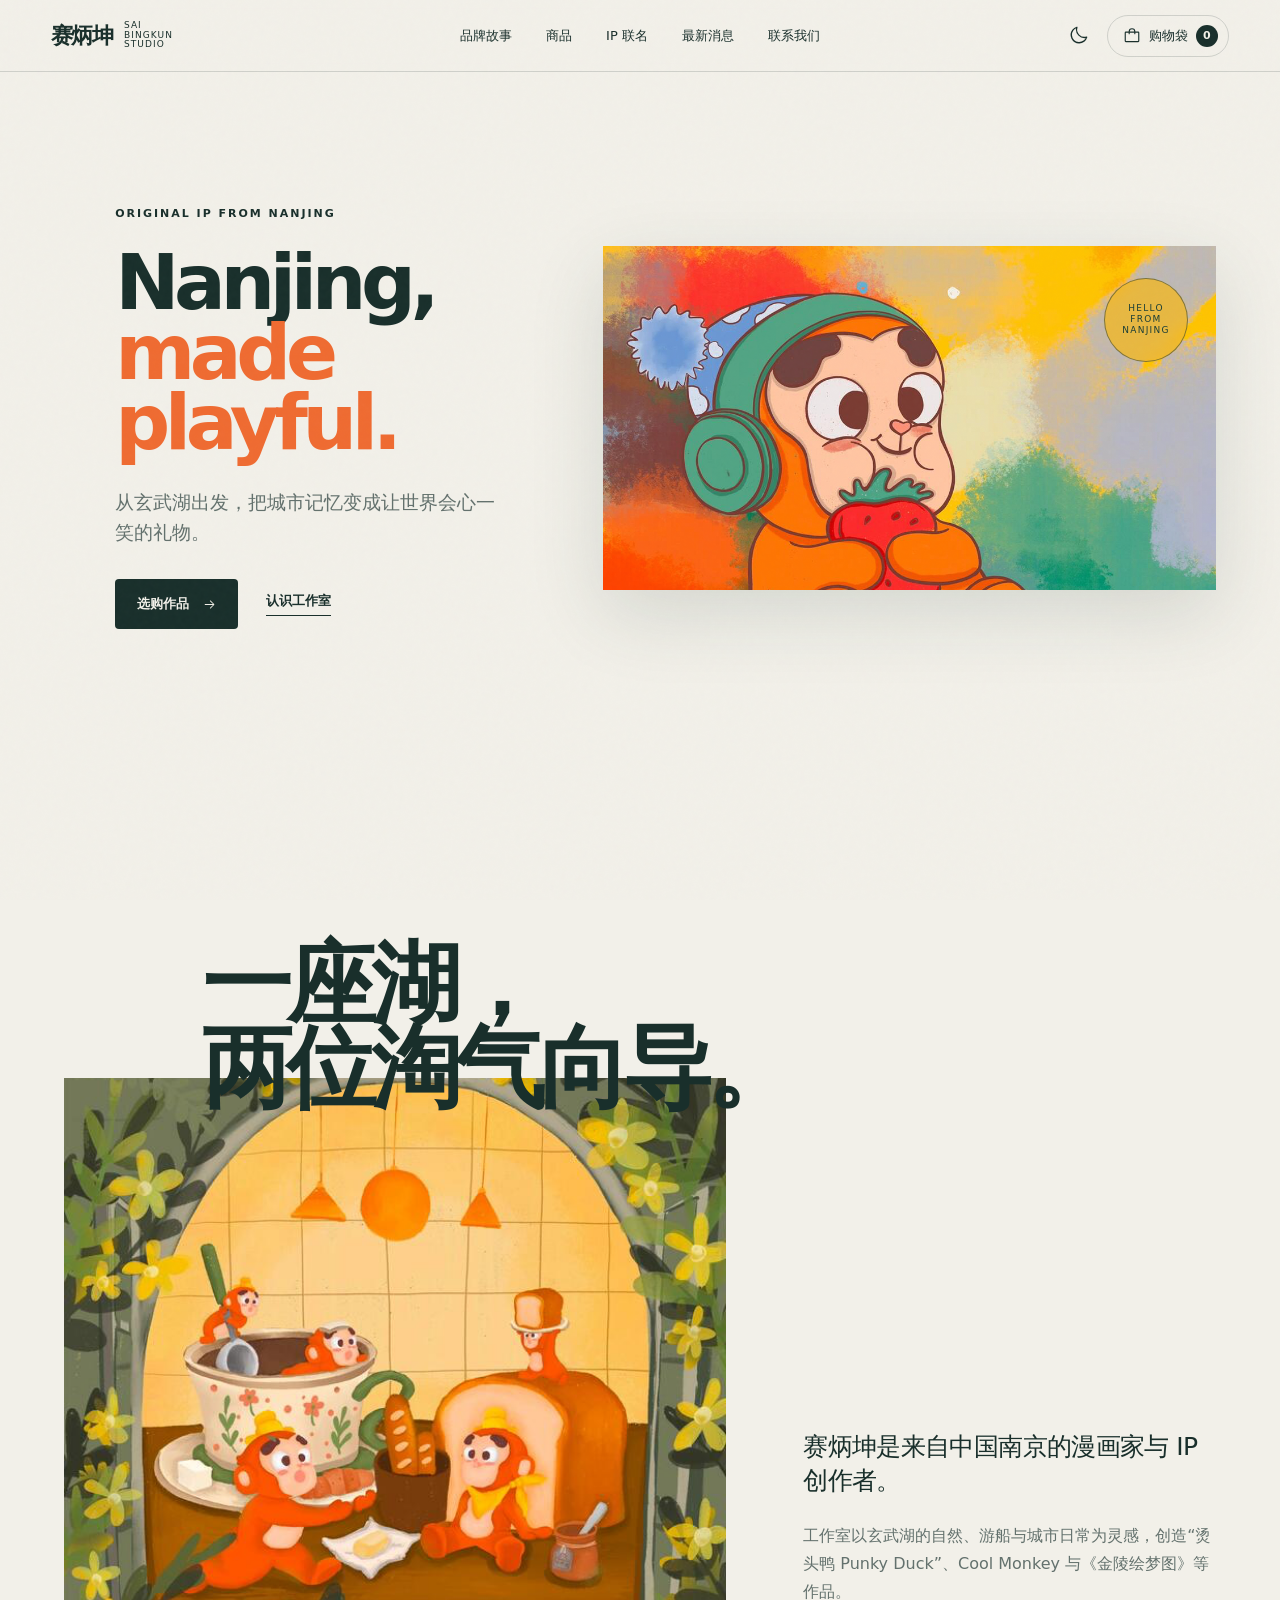
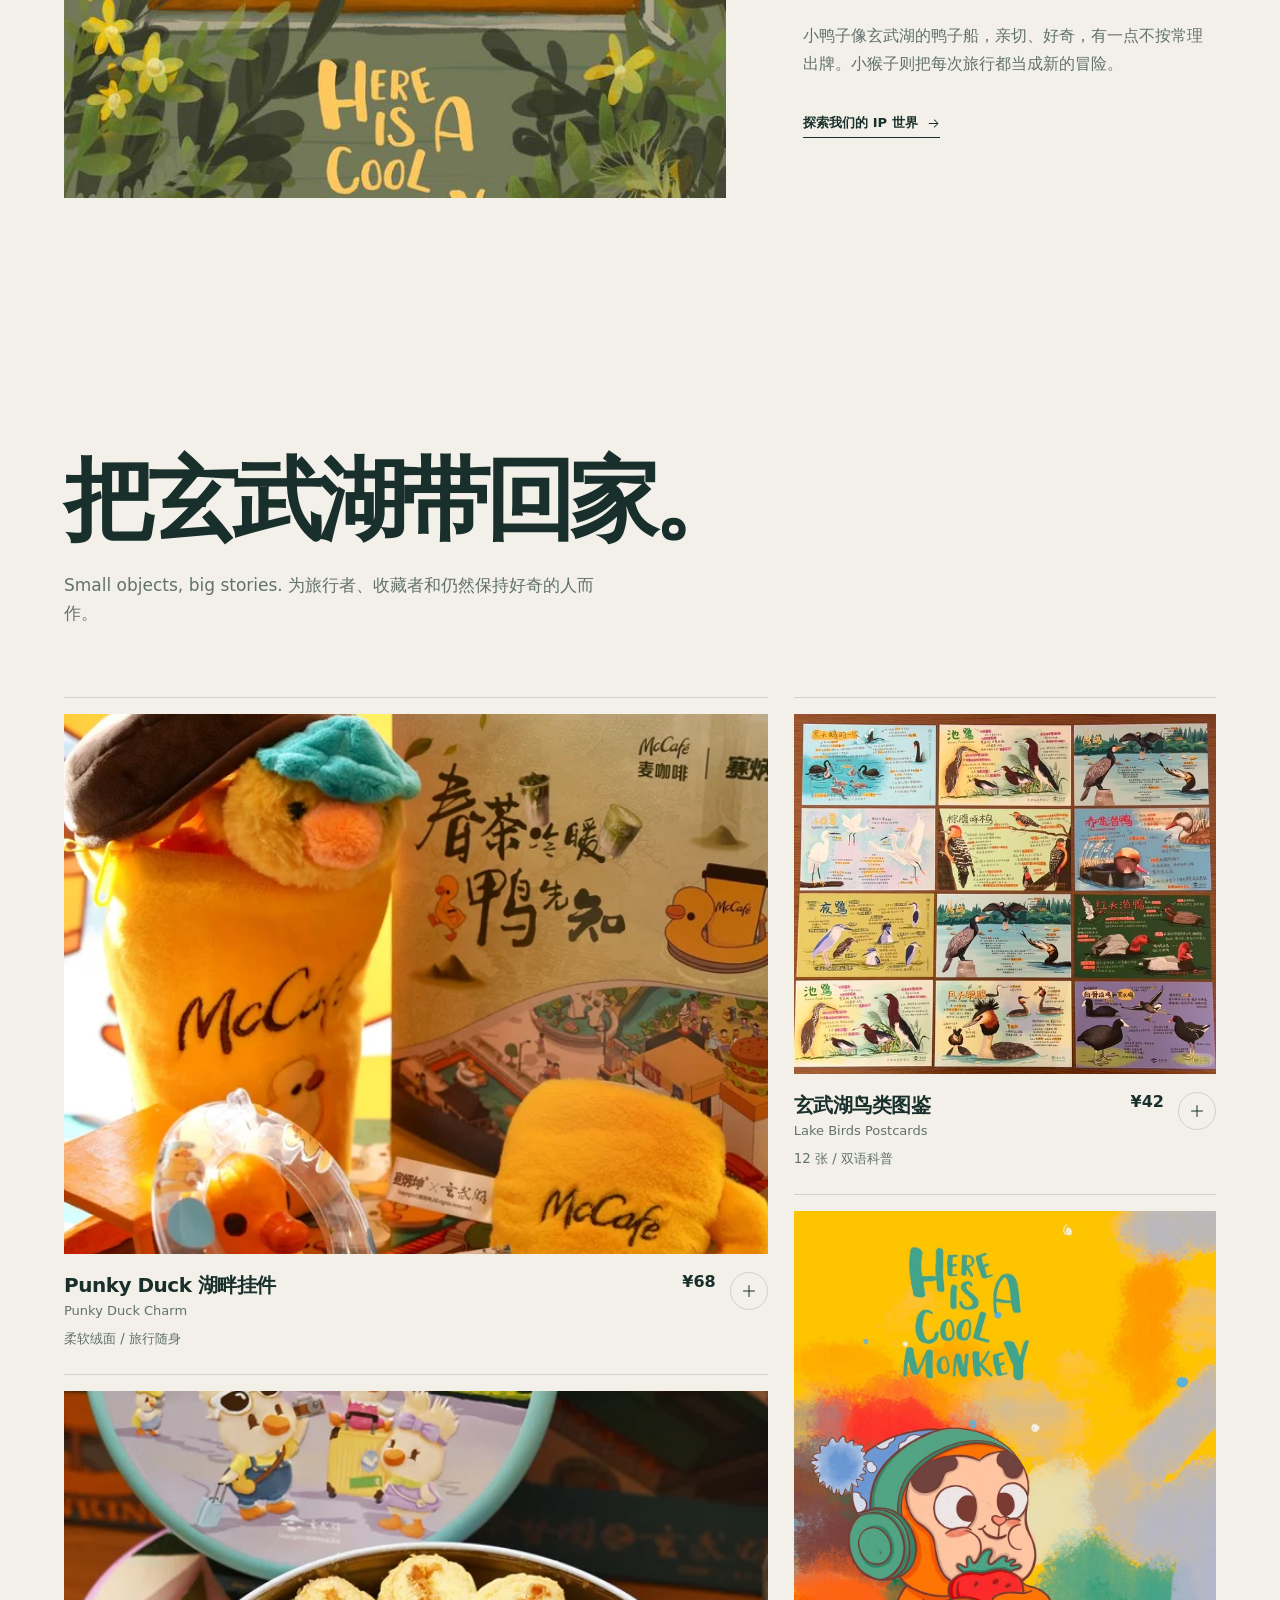
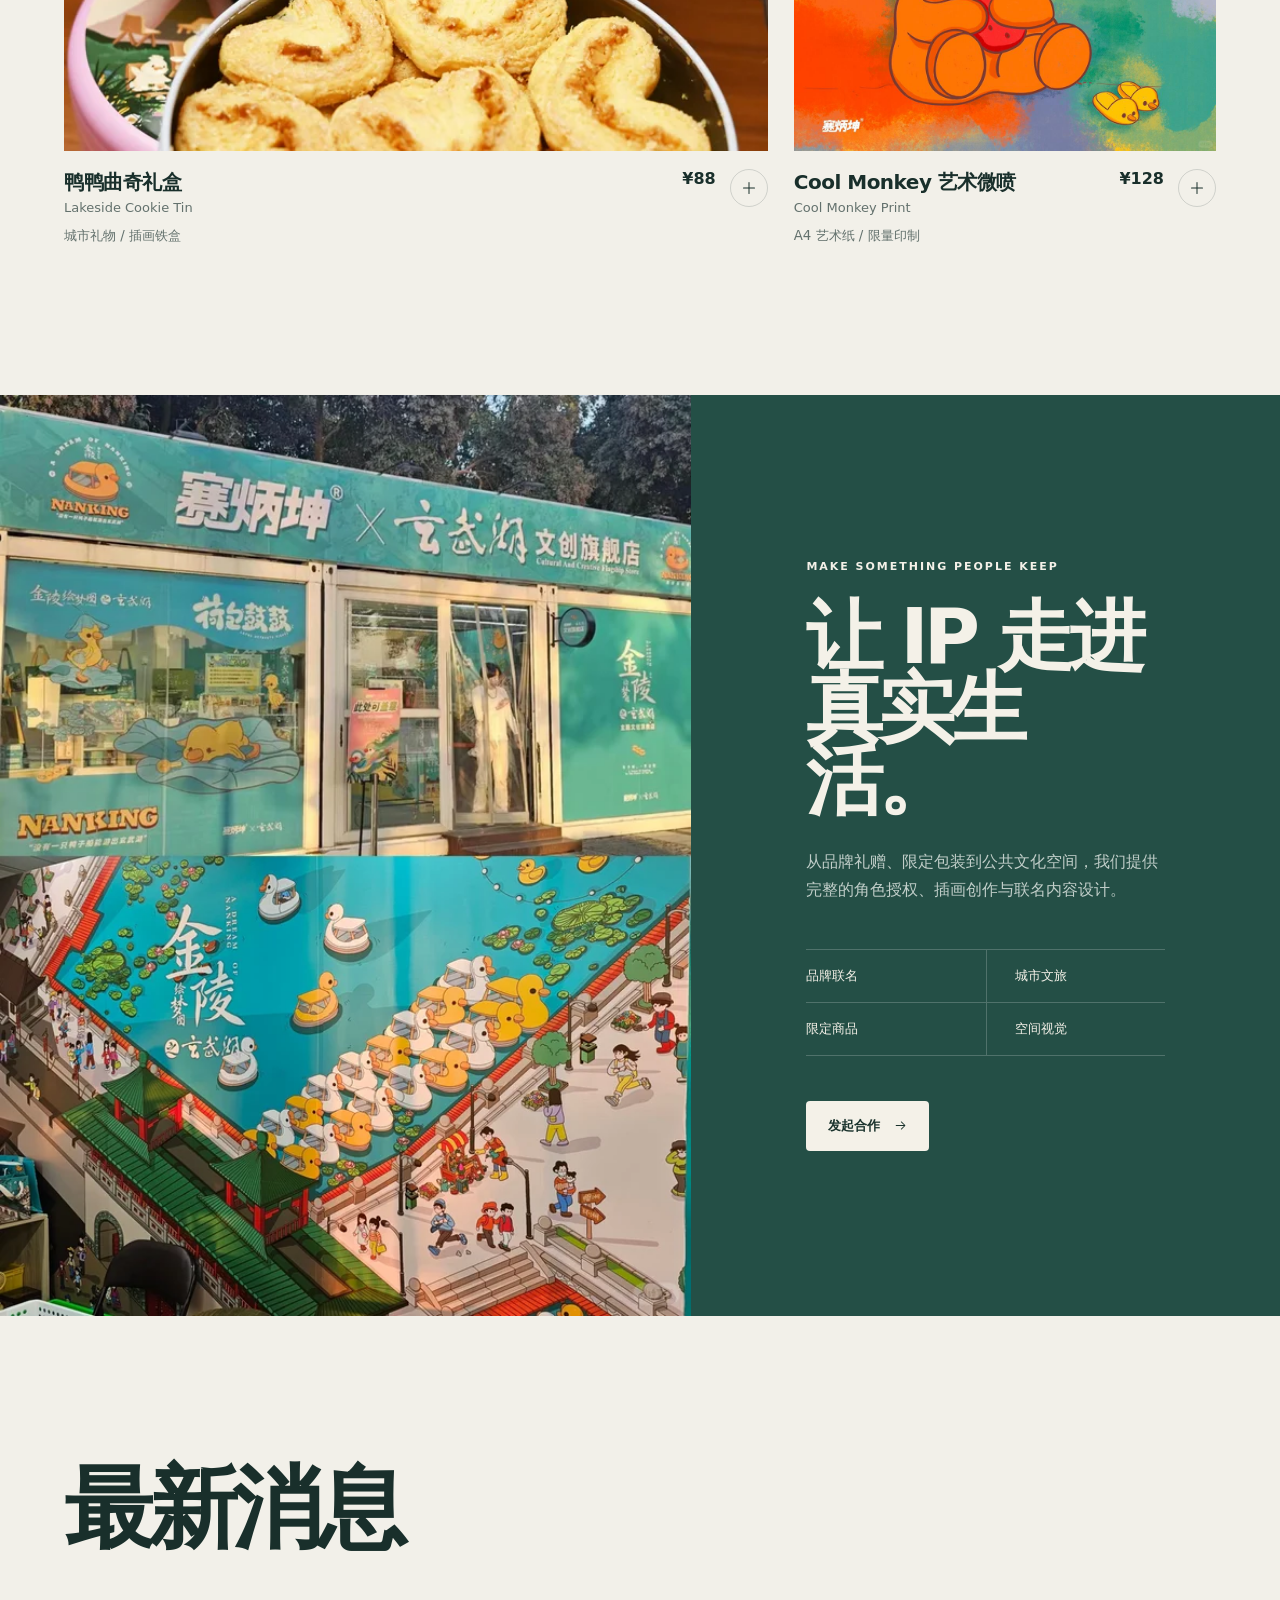
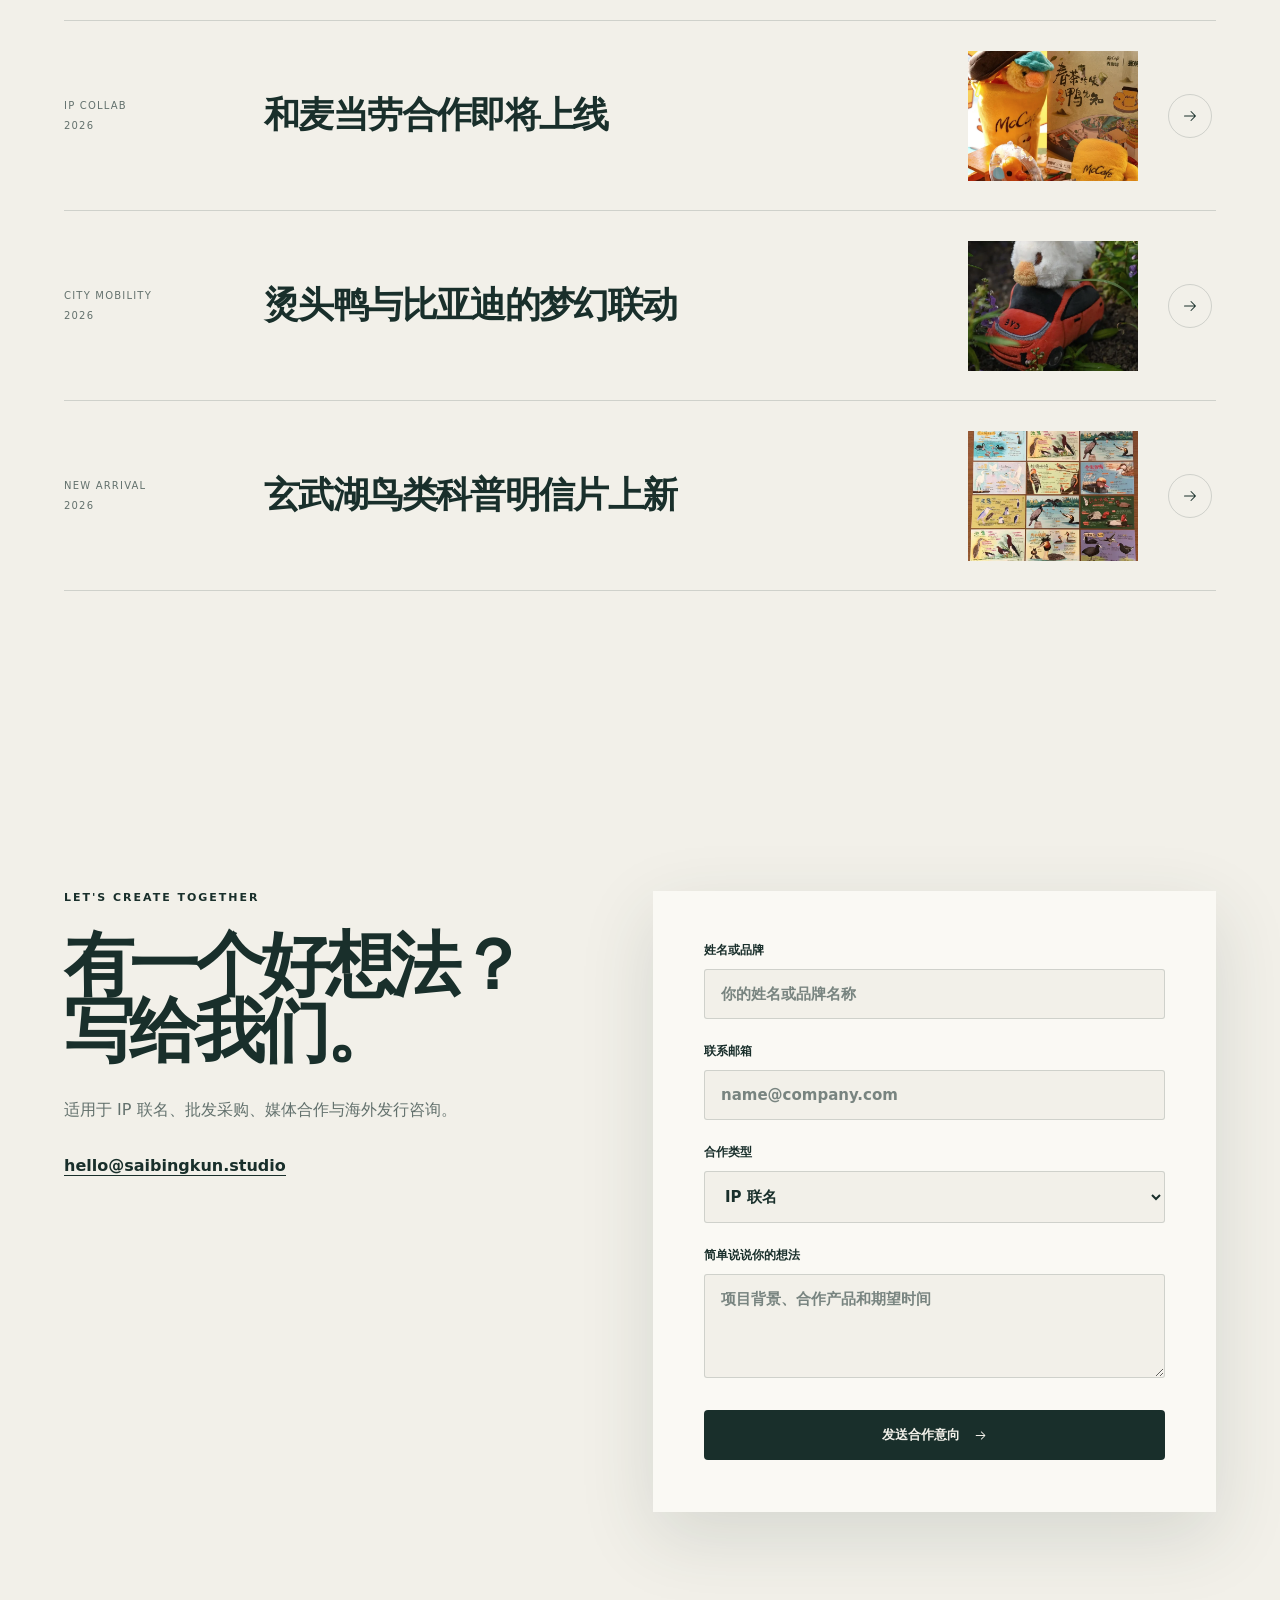
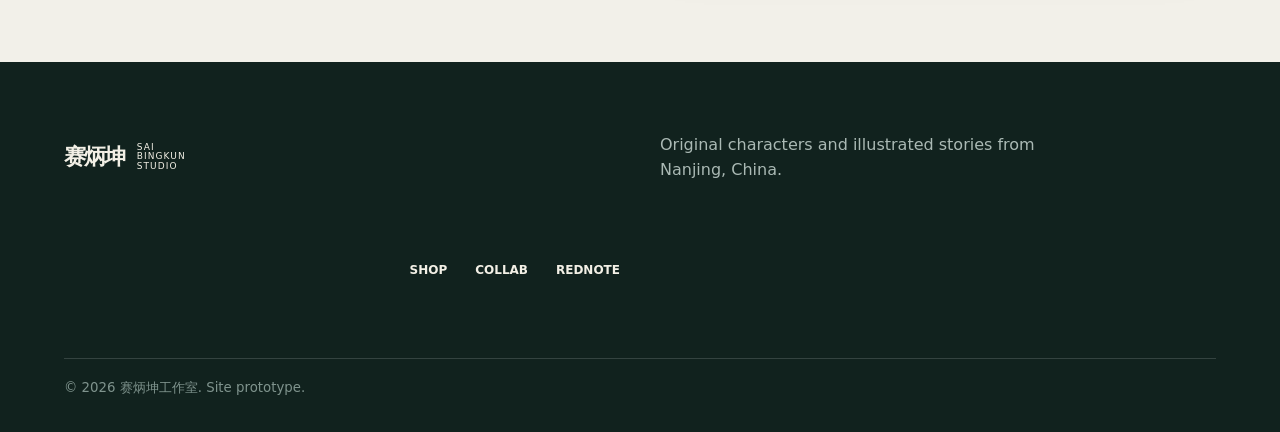
<file: saibingkun-store/index.html>
<!doctype html>
<html lang="zh-CN">
  <head>
    <meta charset="UTF-8" />
    <meta name="viewport" content="width=device-width, initial-scale=1.0" />
    <meta name="description" content="赛炳坤工作室品牌与玄武湖烫头鸭文创独立站。探索插画、城市礼物与 IP 联名合作。" />
    <meta name="theme-color" content="#f4f1e8" />
    <title>赛炳坤工作室 | Nanjing Stories, Made Playful</title>
    <script type="module" crossorigin src="./assets/index-_VYu_4L_.js"></script>
    <link rel="stylesheet" crossorigin href="./assets/index-CE5MrSvX.css">
  </head>
  <body>
    <div id="root"></div>
  </body>
</html>
</file>
<file: saibingkun-store/assets/index-CE5MrSvX.css>
:root{--bg:#f2f0e9;--surface:#faf9f4;--ink:#192f2b;--muted:#63716d;--line:rgba(25,47,43,.16);--accent:#ef6b31;--green:#244f46;--yellow:#f4b91d;--shadow:0 24px 70px rgba(40,67,60,.14);color-scheme:light}:root[data-theme=dark]{--bg:#17231f;--surface:#202f2a;--ink:#f3f0e6;--muted:#afbbb6;--line:rgba(243,240,230,.16);--accent:#ff8150;--green:#10221d;--yellow:#e9ac16;--shadow:0 24px 70px rgba(0,0,0,.28);color-scheme:dark}*{box-sizing:border-box}html{scroll-behavior:smooth}body{margin:0;background:var(--bg);color:var(--ink);font-family:Avenir Next,Noto Sans SC,PingFang SC,system-ui,sans-serif;-webkit-font-smoothing:antialiased}body:before{content:"";position:fixed;inset:0;z-index:20;pointer-events:none;opacity:.14;background-image:url("data:image/svg+xml,%3Csvg viewBox='0 0 180 180' xmlns='http://www.w3.org/2000/svg'%3E%3Cfilter id='n'%3E%3CfeTurbulence type='fractalNoise' baseFrequency='.9' numOctaves='3' stitchTiles='stitch'/%3E%3C/filter%3E%3Crect width='100%25' height='100%25' filter='url(%23n)' opacity='.16'/%3E%3C/svg%3E")}img{display:block;width:100%}a{color:inherit;text-decoration:none}button,input,select,textarea{font:inherit}button{color:inherit}.section{max-width:1440px;margin:auto;padding:150px clamp(24px,5vw,80px)}.site-header{height:72px;position:sticky;top:0;z-index:15;display:grid;grid-template-columns:1fr auto 1fr;align-items:center;padding:0 clamp(20px,4vw,64px);background:color-mix(in srgb,var(--bg) 88%,transparent);-webkit-backdrop-filter:blur(18px);backdrop-filter:blur(18px);border-bottom:1px solid var(--line)}.brand{display:flex;align-items:center;gap:12px;width:max-content}.brand strong{font-size:22px;font-weight:900;letter-spacing:-.08em}.brand span{font-size:9px;line-height:1.05;letter-spacing:.12em;width:58px}.nav{display:flex;gap:34px;font-size:13px;font-weight:500}.nav a{position:relative}.nav a:after{content:"";position:absolute;left:0;right:100%;bottom:-6px;height:1px;background:var(--accent);transition:right .3s ease}.nav a:hover:after{right:0}.header-actions{justify-self:end;display:flex;align-items:center;gap:8px}.icon-button,.menu-button{width:40px;height:40px;border:0;background:transparent;display:grid;place-items:center;border-radius:50%;cursor:pointer}.icon-button svg,.menu-button svg{font-size:21px}.cart-button{height:42px;border:1px solid var(--line);background:transparent;border-radius:50px;padding:0 10px 0 15px;display:flex;gap:8px;align-items:center;cursor:pointer}.cart-button svg{font-size:18px}.cart-button span{font-size:13px}.cart-button b{display:grid;place-items:center;width:22px;height:22px;border-radius:50%;background:var(--ink);color:var(--bg);font-size:11px}.menu-button{display:none}.hero{max-width:1440px;margin:auto;padding:42px clamp(24px,5vw,80px) 70px;min-height:calc(100dvh - 72px);display:grid;grid-template-columns:.86fr 1.14fr;gap:clamp(38px,6vw,100px);align-items:center}.hero-copy{padding-left:clamp(0px,4vw,70px)}.eyebrow{font-size:11px;letter-spacing:.18em;font-weight:700;margin:0 0 28px}.hero h1{font-size:clamp(52px,6vw,96px);line-height:.91;letter-spacing:-.07em;margin:0;max-width:720px}.hero h1 em{font-style:normal;color:var(--accent)}.hero-copy>p:not(.eyebrow){font-size:clamp(16px,1.5vw,20px);line-height:1.6;max-width:390px;color:var(--muted);margin:30px 0}.hero-actions{display:flex;align-items:center;gap:28px}.button{min-height:50px;padding:0 22px;border:0;border-radius:4px;display:inline-flex;align-items:center;justify-content:center;gap:14px;font-size:13px;font-weight:700;cursor:pointer;transition:transform .2s ease,background .2s ease}.button:active{transform:scale(.98)}.button.primary{background:var(--ink);color:var(--bg)}.button.primary:hover{background:var(--accent);color:#fff}.button.light{background:#f4f1e8;color:#19322c}.text-link{display:inline-flex;align-items:center;gap:9px;border:0;background:transparent;padding:0 0 5px;border-bottom:1px solid currentColor;font-size:13px;font-weight:700;cursor:pointer}.hero-art{height:min(75vh,820px);min-height:540px;position:relative;background:var(--yellow);overflow:hidden;box-shadow:var(--shadow)}.hero-art img{height:100%;object-fit:cover}.art-stamp{position:absolute;top:32px;right:28px;width:84px;height:84px;border:1px solid rgba(25,47,43,.5);border-radius:50%;display:grid;place-items:center;text-align:center;font-size:9px;line-height:1.2;letter-spacing:.14em;color:#183c35;background:#f4b91dbf;-webkit-backdrop-filter:blur(7px);backdrop-filter:blur(7px)}.story-title{margin-left:12%;position:relative;z-index:1}.story-title h2,.shop h2,.collab h2,.news h2,.contact h2{font-size:clamp(48px,7vw,104px);line-height:.94;letter-spacing:-.065em;margin:0}.story-grid{display:grid;grid-template-columns:1.15fr .85fr;align-items:end;margin-top:-32px}.story-image{height:720px;overflow:hidden}.story-image img{height:100%;object-fit:cover}.story-copy{padding:80px 0 60px clamp(40px,6vw,100px)}.story-copy p{max-width:520px;color:var(--muted);font-size:16px;line-height:1.75}.story-copy .lead{font-size:25px;line-height:1.35;color:var(--ink);font-weight:500;letter-spacing:-.025em;margin-top:0}.story-copy .text-link{margin-top:20px}.shop{padding-top:110px}.section-intro{max-width:540px;color:var(--muted);line-height:1.65;font-size:17px;margin:28px 0 70px}.product-grid{display:grid;grid-template-columns:1.25fr .75fr;gap:26px}.product{border-top:1px solid var(--line);padding-top:16px}.product-image{height:540px;overflow:hidden;background:var(--surface)}.product-image img{height:100%;object-fit:cover;transition:transform .7s cubic-bezier(.16,1,.3,1)}.product:hover .product-image img{transform:scale(1.035)}.product-2 .product-image,.product-3 .product-image{height:360px}.product-3{grid-column:1}.product-4{grid-column:2;margin-top:-180px}.product-info{display:flex;justify-content:space-between;gap:20px;padding-top:18px}.product-info h3{font-size:20px;letter-spacing:-.025em;margin:0 0 4px}.product-info p{margin:0 0 10px;color:var(--muted);font-size:13px}.product-info small{color:var(--muted)}.product-buy{display:flex;align-items:flex-start;gap:14px}.product-buy strong{font-size:16px}.product-buy button{width:38px;height:38px;display:grid;place-items:center;border:1px solid var(--line);background:transparent;border-radius:50%;cursor:pointer;transition:.2s}.product-buy button:hover{background:var(--accent);border-color:var(--accent);color:#fff}.collab{max-width:none;padding:0;min-height:900px;background:var(--green);color:#f4f1e8;display:grid;grid-template-columns:1.08fr .92fr}.collab-visual{min-height:800px}.collab-visual img{height:100%;object-fit:cover}.collab-copy{padding:clamp(70px,9vw,150px);align-self:center}.collab-copy h2{font-size:clamp(50px,6vw,88px)}.collab-copy>p:not(.eyebrow){color:#c1cec9;line-height:1.75;max-width:500px;margin:30px 0}.collab-types{display:grid;grid-template-columns:1fr 1fr;border-top:1px solid rgba(255,255,255,.2);margin:45px 0}.collab-types span{padding:17px 0;border-bottom:1px solid rgba(255,255,255,.2);font-size:13px}.collab-types span:nth-child(2n){padding-left:28px;border-left:1px solid rgba(255,255,255,.2)}.news h2{margin-bottom:70px}.news-list{border-top:1px solid var(--line)}.news-item{display:grid;grid-template-columns:170px 1fr 170px 48px;gap:30px;align-items:center;min-height:190px;border-bottom:1px solid var(--line)}.news-meta{font-size:10px;letter-spacing:.12em;display:grid;gap:9px;color:var(--muted)}.news-item h3{font-size:clamp(23px,2.8vw,42px);letter-spacing:-.045em;margin:0}.news-item img{height:130px;object-fit:cover;filter:saturate(.85)}.news-item a{width:44px;height:44px;border:1px solid var(--line);border-radius:50%;display:grid;place-items:center;transition:.2s}.news-item:hover a{background:var(--accent);border-color:var(--accent);color:#fff;transform:translate(4px)}.contact{display:grid;grid-template-columns:.9fr 1.1fr;gap:clamp(50px,10vw,170px);align-items:start}.contact-copy{position:sticky;top:130px}.contact-copy h2{font-size:clamp(48px,5.5vw,84px)}.contact-copy>p:not(.eyebrow){color:var(--muted);max-width:430px;line-height:1.7;margin:32px 0}.contact-copy>a{font-weight:700;border-bottom:1px solid}.contact form{background:var(--surface);padding:clamp(26px,4vw,58px);box-shadow:var(--shadow)}form label{display:grid;gap:10px;margin-bottom:24px;font-size:12px;font-weight:700}input,select,textarea{width:100%;border:1px solid var(--line);border-radius:3px;background:var(--bg);color:var(--ink);padding:15px 16px;outline:none;font-size:15px}input::placeholder,textarea::placeholder{color:color-mix(in srgb,var(--muted) 85%,transparent)}input:focus,select:focus,textarea:focus{border-color:var(--accent);box-shadow:0 0 0 3px color-mix(in srgb,var(--accent) 20%,transparent)}textarea{resize:vertical}.contact form .button{width:100%;margin-top:8px}.form-success{min-height:480px;display:flex;flex-direction:column;align-items:center;justify-content:center;text-align:center}.form-success>svg{font-size:48px;color:var(--accent)}.form-success h3{font-size:28px;margin:24px 0 8px}.form-success p{color:var(--muted);max-width:380px;line-height:1.6}.form-success button{margin-top:18px}footer{min-height:370px;background:#11221e;color:#f3f0e6;padding:70px clamp(24px,5vw,80px) 35px;display:grid;grid-template-columns:1fr 1fr;align-content:space-between;gap:40px}footer>p{max-width:380px;color:#aab9b4;line-height:1.6;margin:0}footer>div{display:flex;justify-content:flex-end;gap:28px;font-size:12px;font-weight:700}footer>small{grid-column:1/-1;color:#7f938d;border-top:1px solid rgba(255,255,255,.15);padding-top:20px}.scrim{position:fixed;inset:0;z-index:30;background:#08120f9e;border:0}.cart-drawer{position:fixed;right:0;top:0;bottom:0;z-index:31;width:min(520px,100%);background:var(--surface);display:flex;flex-direction:column;box-shadow:-30px 0 80px #00000040}.cart-head{height:82px;padding:0 28px;display:flex;align-items:center;justify-content:space-between;border-bottom:1px solid var(--line)}.cart-head h2{font-size:24px;margin:0}.cart-items{padding:12px 28px;overflow:auto;flex:1}.cart-item{display:grid;grid-template-columns:100px 1fr;gap:18px;padding:20px 0;border-bottom:1px solid var(--line)}.cart-item img{width:100px;height:120px;object-fit:cover}.cart-item h3{font-size:16px;margin:4px 0 8px}.cart-item p{color:var(--muted);margin:0}.quantity{display:flex;align-items:center;gap:14px;margin-top:20px}.quantity button{width:28px;height:28px;border:1px solid var(--line);background:transparent;display:grid;place-items:center;border-radius:50%;cursor:pointer}.quantity svg{font-size:12px}.cart-total{padding:25px 28px 30px;border-top:1px solid var(--line)}.cart-total>div{display:flex;justify-content:space-between;font-size:20px}.cart-total small{display:block;color:var(--muted);margin:8px 0 20px}.cart-total .button{width:100%}.empty-cart,.checkout-demo{flex:1;display:flex;flex-direction:column;align-items:center;justify-content:center;text-align:center;padding:45px}.empty-cart>svg,.checkout-demo>svg{font-size:54px;color:var(--accent)}.empty-cart h3,.checkout-demo h3{font-size:27px;margin:24px 0 8px}.empty-cart p,.checkout-demo p{max-width:360px;color:var(--muted);line-height:1.65}.payment-options{display:flex;flex-wrap:wrap;justify-content:center;gap:8px;margin:25px 0}.payment-options span{border:1px solid var(--line);padding:9px 12px;font-size:11px;font-weight:700}@media(max-width:1024px){.site-header{grid-template-columns:1fr auto}.nav{position:fixed;top:72px;left:0;right:0;background:var(--surface);padding:28px;display:none;flex-direction:column;border-bottom:1px solid var(--line)}.nav.open{display:flex}.menu-button{display:grid}.hero{grid-template-columns:.8fr 1.2fr;gap:30px}.hero h1{font-size:55px}.story-grid{grid-template-columns:1fr 1fr}.story-image{height:620px}.collab-copy{padding:70px 50px}.news-item{grid-template-columns:120px 1fr 140px 44px}.contact{gap:60px}}@media(max-width:767px){.section{padding:95px 20px}.site-header{height:64px;padding:0 16px}.brand span,.cart-button span{display:none}.nav{top:64px}.hero{padding:28px 20px 60px;min-height:auto;grid-template-columns:1fr;gap:38px}.hero-copy{padding:18px 0 0}.hero h1{font-size:clamp(48px,14vw,68px)}.hero-copy>p:not(.eyebrow){margin:22px 0}.hero-art{height:68vh;min-height:480px}.story-title{margin-left:0}.story-grid{display:flex;flex-direction:column;margin-top:35px}.story-image{height:68vh;width:100%}.story-copy{padding:40px 0 0}.story-copy .lead{font-size:21px}.product-grid{grid-template-columns:1fr;gap:55px}.product-3,.product-4{grid-column:auto;margin-top:0}.product-image,.product-2 .product-image,.product-3 .product-image{height:62vh;max-height:590px}.collab{grid-template-columns:1fr;min-height:0}.collab-visual{min-height:62vh}.collab-copy{padding:80px 20px}.news h2{margin-bottom:45px}.news-item{grid-template-columns:1fr 52px;gap:18px;padding:28px 0}.news-meta{grid-column:1/-1;display:flex;justify-content:space-between}.news-item img{grid-column:1;height:180px}.news-item a{grid-column:2;grid-row:3}.contact{grid-template-columns:1fr;gap:45px}.contact-copy{position:static}.contact form{padding:28px 20px}footer{grid-template-columns:1fr;min-height:430px}footer>div{justify-content:flex-start}footer>small{grid-column:1}.cart-head{height:70px}.cart-items{padding:10px 20px}.cart-total{padding:22px 20px}}@media(prefers-reduced-motion:reduce){html{scroll-behavior:auto}*,*:before,*:after{animation-duration:.01ms!important;animation-iteration-count:1!important;transition-duration:.01ms!important}}@media(min-width:768px){.hero{width:min(100%,1440px);aspect-ratio:16/9;min-height:0}.hero-art{width:100%;height:auto;min-height:0;aspect-ratio:16/9}.hero-art img{object-position:center 61%}}
</file>
